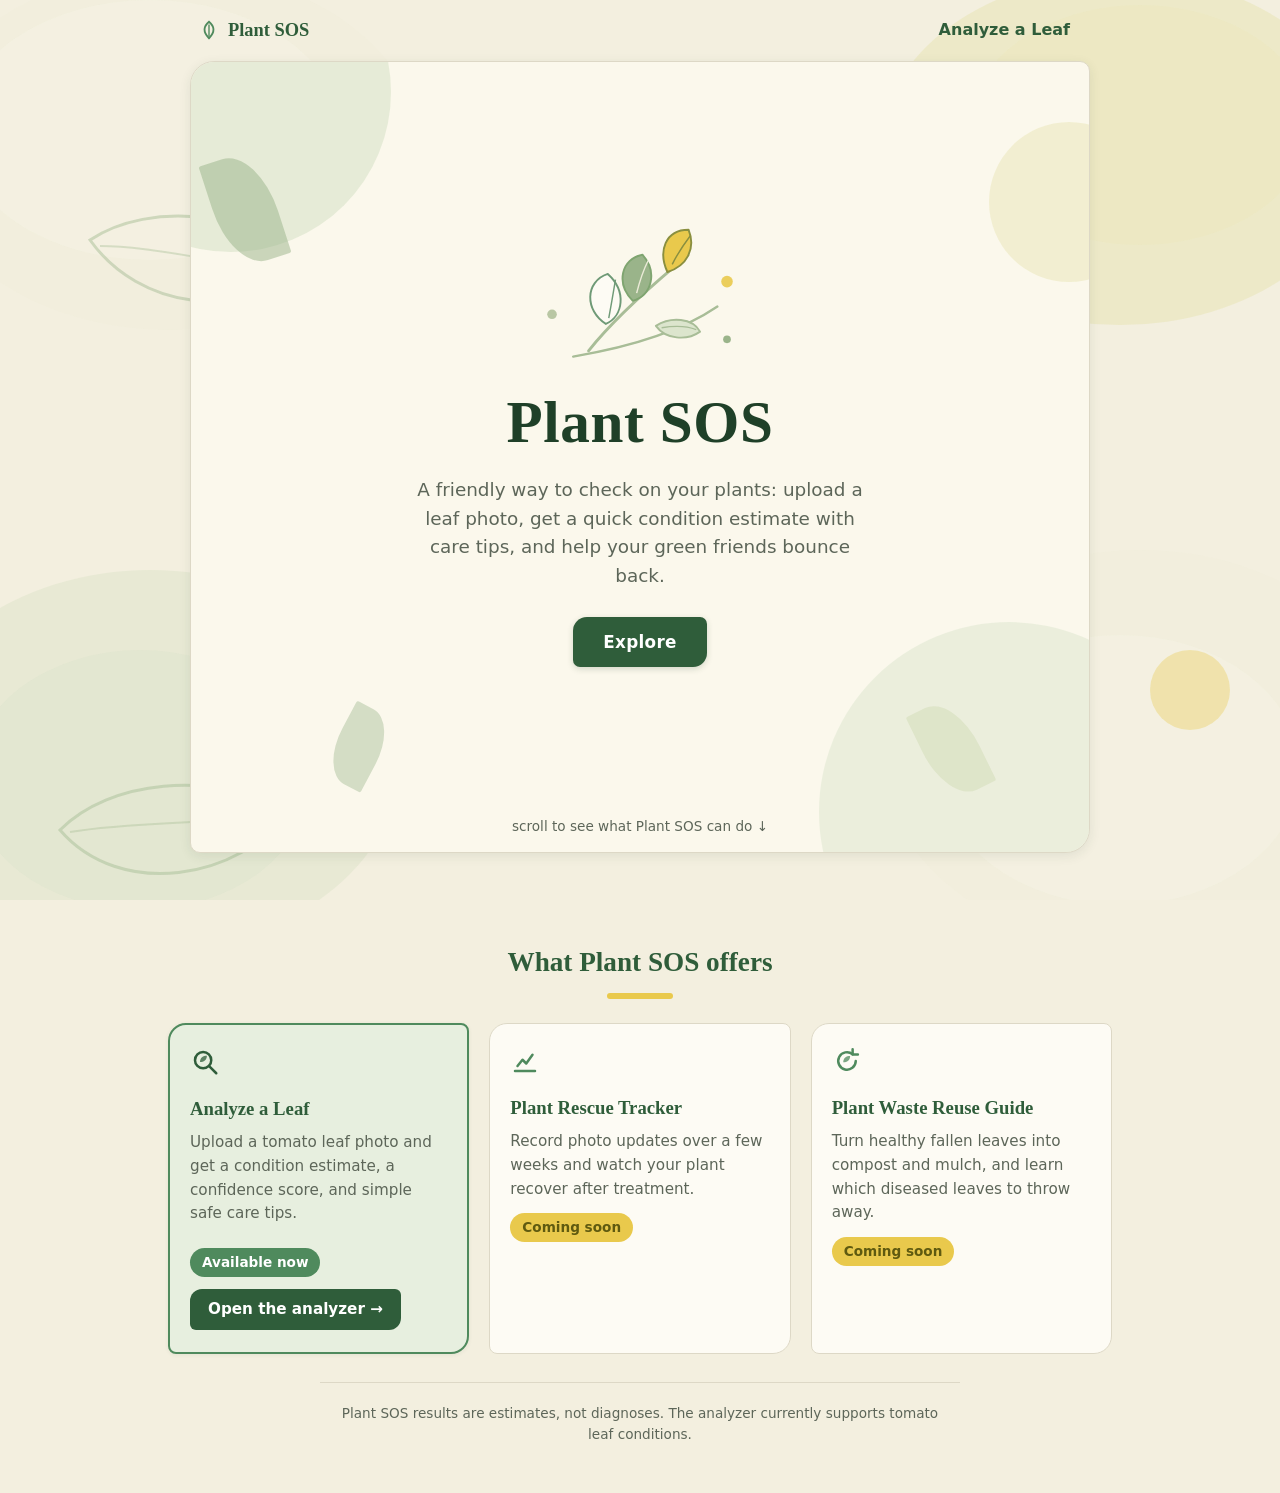
<file: frontend/index.html>
<!DOCTYPE html>
<html lang="en">
<head>
  <meta charset="UTF-8">
  <meta name="viewport" content="width=device-width, initial-scale=1.0">
  <title>Plant SOS</title>
  <link rel="stylesheet" href="styles.css">
</head>
<body>
  <header class="topbar">
    <a class="brand" href="index.html">
      <svg class="brand-leaf" viewBox="0 0 24 24" width="22" height="22" aria-hidden="true" focusable="false">
        <path d="M12 3 C 6 8 5 14 12 21 C 19 14 18 8 12 3 Z" fill="none" stroke="currentColor" stroke-width="2"/>
        <path d="M12 6 V 19" stroke="currentColor" stroke-width="1.5"/>
      </svg>
      <span>Plant SOS</span>
    </a>
    <nav class="topbar-nav">
      <a class="topbar-link" href="analyze.html">Analyze a Leaf</a>
    </nav>
  </header>

  <section class="hero">
    <div class="hero-decor" aria-hidden="true">
      <span class="blob blob-a"></span>
      <span class="blob blob-b"></span>
      <span class="blob blob-c"></span>
      <span class="leaf-shape leaf-a"></span>
      <span class="leaf-shape leaf-b"></span>
      <span class="leaf-shape leaf-c"></span>
    </div>
    <div class="hero-inner">
      <svg class="sprig hero-sprig sway" viewBox="1.5 0 260 150" aria-hidden="true" focusable="false">
        <path d="M62 140 C 110 132 168 118 212 88" fill="none" stroke="#a8bd97" stroke-width="2.5" stroke-linecap="round"/>
        <path d="M78 134 C 102 104 130 78 168 46" fill="none" stroke="#a8bd97" stroke-width="3" stroke-linecap="round"/>
        <path d="M96 106 C 74 92 74 62 98 54 C 118 72 114 98 96 106 Z" fill="#fdfbf4" stroke="#6f9a77" stroke-width="2" stroke-linejoin="round"/>
        <path d="M99 100 C 102 84 104 72 106 60" fill="none" stroke="#6f9a77" stroke-width="1.5"/>
        <path d="M124 82 C 106 64 112 38 134 34 C 150 52 144 76 124 82 Z" fill="#9ab48a" stroke="#7fa570" stroke-width="2" stroke-linejoin="round"/>
        <path d="M128 74 C 132 58 136 48 140 40" fill="none" stroke="#f3efdf" stroke-width="1.5" opacity="0.9"/>
        <path d="M160 52 C 150 30 158 8 182 8 C 190 28 180 46 160 52 Z" fill="#e9c94c" stroke="#8a8f3f" stroke-width="2" stroke-linejoin="round"/>
        <path d="M165 44 C 172 30 178 22 184 14" fill="none" stroke="#8a8f3f" stroke-width="1.5"/>
        <path d="M148 108 C 164 98 186 100 194 114 C 180 124 158 122 148 108 Z" fill="#dce5cd" stroke="#a8bd97" stroke-width="2" stroke-linejoin="round"/>
        <path d="M154 110 C 166 108 180 108 190 112" fill="none" stroke="#a8bd97" stroke-width="1.5"/>
        <circle cx="222" cy="62" r="6" fill="#e9c94c" opacity="0.9"/>
        <circle cx="40" cy="96" r="5" fill="#b9c7a4"/>
        <circle cx="222" cy="122" r="4" fill="#9ab48a"/>
      </svg>
      <h1 class="hero-title">Plant SOS</h1>
      <p class="hero-tagline">A friendly way to check on your plants: upload a leaf photo, get a quick condition estimate with care tips, and help your green friends bounce back.</p>
      <a class="btn" href="#features">Explore</a>
    </div>
    <span class="hero-hint" aria-hidden="true">scroll to see what Plant SOS can do <span class="hero-hint-arrow">&#8595;</span></span>
  </section>

  <main>
    <section id="features" class="features">
      <h2>What Plant SOS offers</h2>
      <div class="cards">
        <a class="card card-live" href="analyze.html">
          <svg class="card-icon" viewBox="0 0 24 24" width="30" height="30" aria-hidden="true" focusable="false">
            <circle cx="10.5" cy="10.5" r="6.5" fill="none" stroke="currentColor" stroke-width="2"/>
            <path d="M15.5 15.5 L 21 21" stroke="currentColor" stroke-width="2" stroke-linecap="round"/>
            <path d="M8 12 C 8 8.5 10.5 7 13.5 7 C 13.5 10.5 11 12 8 12 Z" fill="currentColor" opacity="0.75"/>
          </svg>
          <h3>Analyze a Leaf</h3>
          <p>Upload a tomato leaf photo and get a condition estimate, a confidence score, and simple safe care tips.</p>
          <span class="badge badge-live">Available now</span>
          <span class="card-cta">Open the analyzer &#8594;</span>
        </a>

        <article class="card card-soon">
          <svg class="card-icon" viewBox="0 0 24 24" width="30" height="30" aria-hidden="true" focusable="false">
            <path d="M4 20h16" stroke="currentColor" stroke-width="2" stroke-linecap="round"/>
            <path d="M6 16l4-5 3 3 5-7" fill="none" stroke="currentColor" stroke-width="2" stroke-linecap="round" stroke-linejoin="round"/>
          </svg>
          <h3>Plant Rescue Tracker</h3>
          <p>Record photo updates over a few weeks and watch your plant recover after treatment.</p>
          <span class="badge">Coming soon</span>
        </article>

        <article class="card card-soon">
          <svg class="card-icon" viewBox="0 0 24 24" width="30" height="30" aria-hidden="true" focusable="false">
            <path d="M19 12a7 7 0 1 1-2.5-5.4" fill="none" stroke="currentColor" stroke-width="2" stroke-linecap="round"/>
            <path d="M16.5 2.5v4.2h4.2" fill="none" stroke="currentColor" stroke-width="2" stroke-linecap="round" stroke-linejoin="round"/>
            <path d="M9 13 C 9 9.5 11.5 8 14.5 8 C 14.5 11.5 12 13 9 13 Z" fill="currentColor" opacity="0.75"/>
          </svg>
          <h3>Plant Waste Reuse Guide</h3>
          <p>Turn healthy fallen leaves into compost and mulch, and learn which diseased leaves to throw away.</p>
          <span class="badge">Coming soon</span>
        </article>
      </div>
    </section>
  </main>

  <footer class="site-footer">
    <p>Plant SOS results are estimates, not diagnoses. The analyzer currently supports tomato leaf conditions.</p>
  </footer>
</body>
</html>
</file>
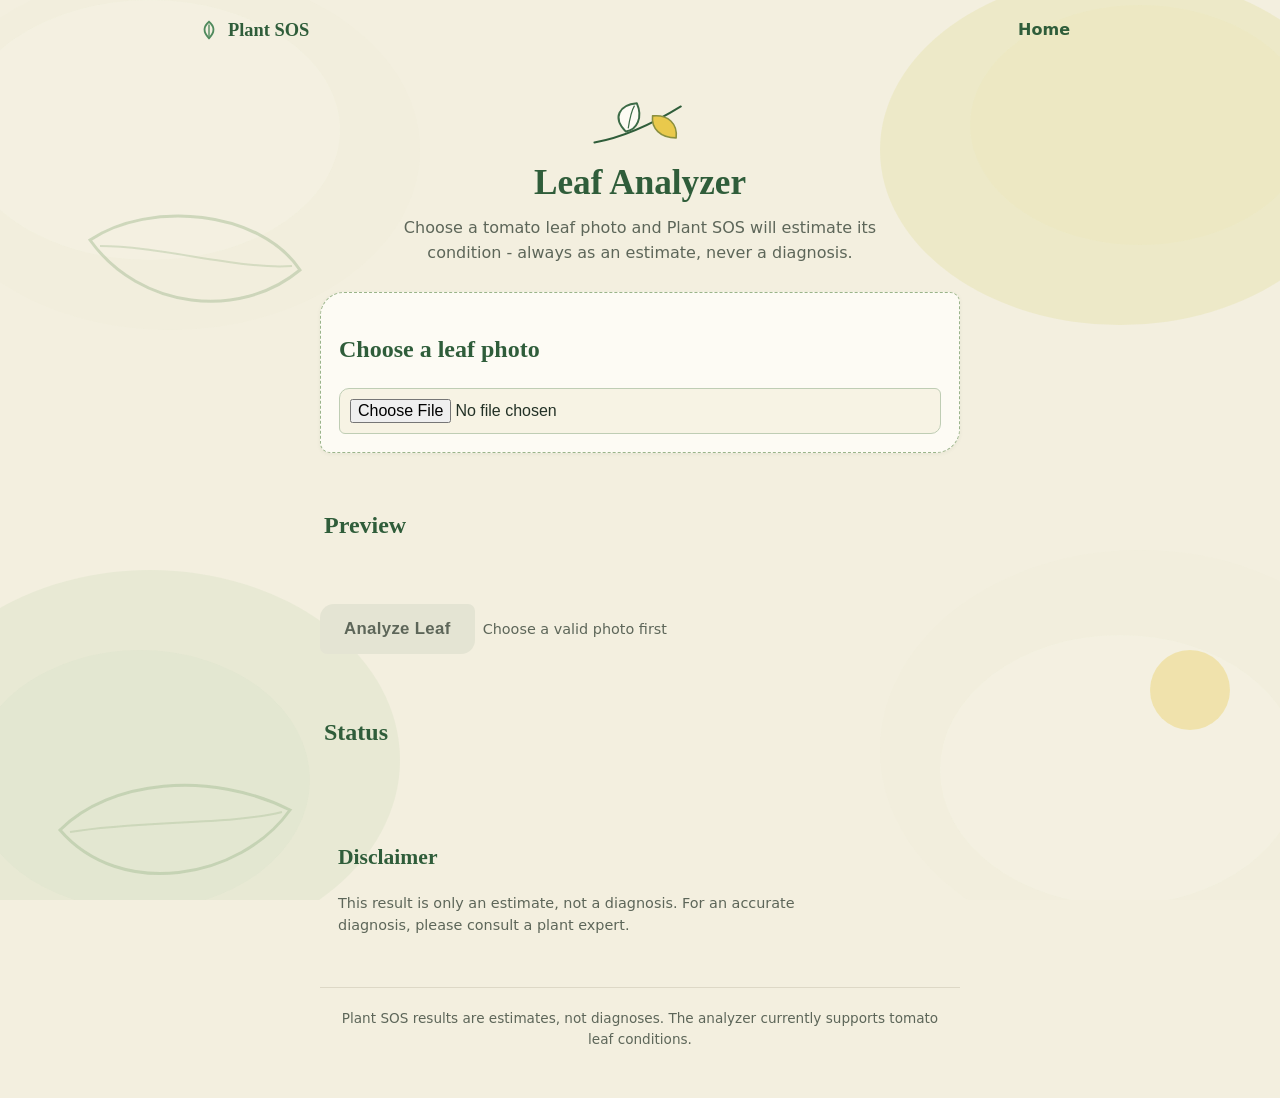
<file: frontend/analyze.html>
<!DOCTYPE html>
<html lang="en">
<head>
  <meta charset="UTF-8">
  <meta name="viewport" content="width=device-width, initial-scale=1.0">
  <title>Leaf Analyzer - Plant SOS</title>
  <link rel="stylesheet" href="styles.css">
  <script src="app.js" defer></script>
</head>
<body>
  <header class="topbar">
    <a class="brand" href="index.html">
      <svg class="brand-leaf" viewBox="0 0 24 24" width="22" height="22" aria-hidden="true" focusable="false">
        <path d="M12 3 C 6 8 5 14 12 21 C 19 14 18 8 12 3 Z" fill="none" stroke="currentColor" stroke-width="2"/>
        <path d="M12 6 V 19" stroke="currentColor" stroke-width="1.5"/>
      </svg>
      <span>Plant SOS</span>
    </a>
    <nav class="topbar-nav">
      <a class="topbar-link" href="index.html">Home</a>
    </nav>
  </header>

  <main class="analyzer">
    <section class="pagehead">
      <svg class="sprig sway" viewBox="0 0 140 70" width="110" height="55" aria-hidden="true" focusable="false">
        <path d="M12 58 C 45 52 80 38 122 12" fill="none" stroke="#2f5d3a" stroke-width="2.5" stroke-linecap="round"/>
        <path d="M52 44 C 34 26 44 10 66 8 C 74 26 66 42 52 44 Z" fill="var(--card)" stroke="#3c6b47" stroke-width="2.5" stroke-linejoin="round"/>
        <path d="M55 40 C 57 27 60 16 63 11" fill="none" stroke="#3c6b47" stroke-width="1.5"/>
        <path d="M86 24 C 84 40 96 52 116 52 C 118 34 106 22 86 24 Z" fill="#e9c94c" stroke="#8a8f3f" stroke-width="2" stroke-linejoin="round"/>
      </svg>
      <h1>Leaf Analyzer</h1>
      <p class="pagehead-line">Choose a tomato leaf photo and Plant SOS will estimate its condition - always as an estimate, never a diagnosis.</p>
    </section>

    <!-- 1. Upload area -->
    <section id="upload-area">
      <h2>Choose a leaf photo</h2>
      <input type="file" id="photo-input" accept=".jpg,.jpeg,.png">
    </section>

    <!-- 2. Preview area -->
    <section id="preview-area">
      <h2>Preview</h2>
      <img id="preview-image" alt="Selected leaf photo preview" hidden>
      <p id="preview-caption" hidden></p>
      <button type="button" id="remove-photo-button" hidden>Remove photo</button>
    </section>

    <!-- 3. Analyze button -->
    <section id="analyze-area">
      <button type="button" id="analyze-button" disabled>Analyze Leaf</button>
      <span id="analyze-hint">Choose a valid photo first</span>
    </section>

    <!-- 4. Status area -->
    <section id="status-area">
      <h2>Status</h2>
      <p id="status-message"></p>
      <span id="loading-spinner" class="spinner" hidden></span>
    </section>

    <!-- Sample banner shown above the results until the real API replaces it. -->
    <p id="sample-banner" class="sample-banner" hidden>
      SAMPLE RESULT - for layout testing only. Not a real analysis.
    </p>

    <!-- 5. Results area -->
    <section id="results-area" hidden>
      <h2>Results</h2>
      <p>Possible condition: <span id="result-condition">---</span></p>
      <p>Confidence: <span id="result-confidence">---</span></p>
      <div class="confidence-bar">
        <div id="confidence-bar-fill" class="confidence-bar-fill"></div>
      </div>
      <p>Care suggestions:</p>
      <ul id="result-care">
        <li>---</li>
      </ul>
      <p id="results-disclaimer">
        This result is an estimate and may be wrong. It is not a diagnosis.
        For serious problems, ask a plant specialist.
      </p>
    </section>

    <!-- 6. Disclaimer area -->
    <section id="disclaimer-area">
      <h2>Disclaimer</h2>
      <p>This result is only an estimate, not a diagnosis.
         For an accurate diagnosis, please consult a plant expert.</p>
    </section>
  </main>

  <footer class="site-footer">
    <p>Plant SOS results are estimates, not diagnoses. The analyzer currently supports tomato leaf conditions.</p>
  </footer>
</body>
</html>
</file>
<file: frontend/styles.css>
/* Plant SOS — vivid, friendly botanical design shared by the landing page
   and the analyzer page. Layout and responsive behavior live here;
   page behavior lives in app.js. */

/* Safety net: the hidden attribute must always win over any display rule we write. */
[hidden] {
  display: none !important;
}

/* Coordinated palette: rich greens, soft sage, warm cream, sunny-yellow accent. */
:root {
  --page: #f3efdf;
  --card: #fdfbf4;
  --cream: #f7f3e4;
  --card-green: #e7efdf;
  --ink: #233126;
  --ink-soft: #5d6659;
  --sage: #9ab48a;
  --sage-soft: #dce5cd;
  --leaf: #4f8a5d;
  --forest: #2f5d3a;
  --forest-deep: #1f4028;
  --citron: #e9c94c;
  --citron-ink: #5f5a10;
  --line: #ddd8c6;
  --line-green: #bfcdb4;
  --track: #e4e4d3;
  --radius-organic: 24px 10px 24px 10px;
  --radius-soft: 18px 8px 18px 8px;
}

/* ============ Base (both pages) ============ */

* {
  box-sizing: border-box;
}

body {
  margin: 0;
  padding: 0 16px;
  background-color: var(--page);
  color: var(--ink);
  font-family: system-ui, -apple-system, "Segoe UI", Arial, sans-serif;
  font-size: 16px;
  line-height: 1.55;
  overflow-wrap: anywhere;
}

h1, h2 {
  font-family: Georgia, "Times New Roman", serif;
  color: var(--forest);
}

p {
  margin: 8px 0;
}

a {
  color: var(--forest);
}

/* Gentle botanical washes pinned to the outer corners, behind all content.
   Shared by the landing page and the analyzer page. The center stays calm. */
body::before,
body::after {
  content: "";
  position: fixed;
  left: 0;
  right: 0;
  z-index: -1;
  pointer-events: none;
}

body::before {
  top: 0;
  height: 420px;
  background:
    url("data:image/svg+xml,%3Csvg%20xmlns='http://www.w3.org/2000/svg'%20viewBox='0%200%20480%20420'%3E%3Cellipse%20cx='170'%20cy='150'%20rx='250'%20ry='180'%20fill='%23f0edda'%20opacity='0.4'/%3E%3Cellipse%20cx='150'%20cy='130'%20rx='190'%20ry='130'%20fill='%23f6f3e6'%20opacity='0.5'/%3E%3Cpath%20d='M90,240C150,200,260,210,300,270C240,320,140,310,90,240Z'%20fill='none'%20stroke='%23a8bd97'%20stroke-width='3'%20opacity='0.5'/%3E%3Cpath%20d='M100,246C160,246,240,270,292,266'%20fill='none'%20stroke='%23a8bd97'%20stroke-width='2'%20opacity='0.4'/%3E%3C/svg%3E") left top / 480px 420px no-repeat,
    url("data:image/svg+xml,%3Csvg%20xmlns='http://www.w3.org/2000/svg'%20viewBox='0%200%20460%20360'%3E%3Cellipse%20cx='300'%20cy='150'%20rx='240'%20ry='175'%20fill='%23e3df9e'%20opacity='0.35'/%3E%3Cellipse%20cx='320'%20cy='125'%20rx='170'%20ry='120'%20fill='%23ece7bc'%20opacity='0.45'/%3E%3C/svg%3E") right top / 460px 360px no-repeat;
}

body::after {
  bottom: 0;
  height: 480px;
  background:
    url("data:image/svg+xml,%3Csvg%20xmlns='http://www.w3.org/2000/svg'%20viewBox='0%200%20480%20460'%3E%3Cellipse%20cx='150'%20cy='320'%20rx='250'%20ry='190'%20fill='%23d3dfc0'%20opacity='0.35'/%3E%3Cellipse%20cx='140'%20cy='340'%20rx='170'%20ry='130'%20fill='%23dde4cd'%20opacity='0.5'/%3E%3Cpath%20d='M60,390C110,340,210,330,290,370C240,440,120,460,60,390Z'%20fill='none'%20stroke='%23a8bd97'%20stroke-width='3'%20opacity='0.5'/%3E%3Cpath%20d='M70,392C140,380,230,385,282,372'%20fill='none'%20stroke='%23a8bd97'%20stroke-width='2'%20opacity='0.4'/%3E%3C/svg%3E") left bottom / 480px 460px no-repeat,
    url("data:image/svg+xml,%3Csvg%20xmlns='http://www.w3.org/2000/svg'%20viewBox='0%200%20520%20480'%3E%3Cellipse%20cx='380'%20cy='330'%20rx='260'%20ry='200'%20fill='%23f0edda'%20opacity='0.4'/%3E%3Cellipse%20cx='360'%20cy='350'%20rx='180'%20ry='135'%20fill='%23f6f3e6'%20opacity='0.5'/%3E%3Ccircle%20cx='430'%20cy='270'%20r='40'%20fill='%23e9c94c'%20opacity='0.35'/%3E%3C/svg%3E") right bottom / 520px 480px no-repeat;
}

/* ============ Top bar (both pages) ============ */

.topbar {
  position: relative;
  z-index: 10;
  display: flex;
  align-items: center;
  justify-content: space-between;
  gap: 12px;
  max-width: 900px;
  margin: 0 auto;
  padding: 14px 4px;
}

.brand {
  display: inline-flex;
  align-items: center;
  gap: 8px;
  font-family: Georgia, "Times New Roman", serif;
  font-weight: 600;
  font-size: 1.15rem;
  color: var(--forest);
  text-decoration: none;
}

.brand-leaf {
  color: var(--leaf);
}

.topbar-link {
  color: var(--forest);
  font-weight: 600;
  text-decoration: none;
  padding: 8px 12px;
  border-radius: 10px 5px 10px 5px;
}

.topbar-link:hover {
  background-color: var(--sage-soft);
}

.topbar-link:focus-visible {
  outline: 2px solid var(--forest);
  outline-offset: 2px;
}

/* ============ Landing page: hero ============ */

.hero {
  position: relative;
  max-width: 900px;
  margin: 0 auto 48px;
  min-height: 86svh;
  display: flex;
  flex-direction: column;
  align-items: center;
  justify-content: center;
  text-align: center;
  padding: 40px 20px 64px;
  background-color: #fbf8ec;
  border: 1px solid var(--line);
  border-radius: var(--radius-organic);
  overflow: hidden;
  box-shadow: 0 3px 12px rgba(31, 64, 40, 0.09);
}

/* Layered organic shapes: soft blobs plus CSS leaf silhouettes. */
.hero-decor > * {
  position: absolute;
  pointer-events: none;
}

.blob {
  border-radius: 50%;
}

.blob-a {
  top: -130px;
  left: -120px;
  width: 320px;
  height: 320px;
  background-color: var(--sage-soft);
  opacity: 0.65;
}

.blob-b {
  bottom: -150px;
  right: -110px;
  width: 380px;
  height: 380px;
  background-color: var(--sage-soft);
  opacity: 0.5;
}

.blob-c {
  top: 60px;
  right: -60px;
  width: 160px;
  height: 160px;
  background-color: #ece7bc;
  opacity: 0.55;
}

.leaf-shape {
  border-radius: 2px 60% 2px 60%;
  height: 110px;
  width: 62px;
  opacity: 0.5;
}

.leaf-a {
  top: 90px;
  left: 40px;
  background-color: var(--sage);
  transform: rotate(-18deg);
  transform-origin: bottom center;
}

.leaf-b {
  bottom: 70px;
  left: 14%;
  background-color: var(--sage);
  height: 80px;
  width: 46px;
  opacity: 0.4;
  transform: rotate(28deg);
  transform-origin: bottom center;
}

.leaf-c {
  bottom: 60px;
  right: 10%;
  background-color: #cfd9b2;
  height: 96px;
  width: 54px;
  opacity: 0.45;
  transform: rotate(-26deg);
  transform-origin: bottom center;
}

.sprig {
  display: block;
  margin: 0 auto 4px;
}

/* The landing hero's botanical illustration: a gentle accent above the title.
   Bottom margin tuned so the sprig connects to the title without crowding it. */
.hero-sprig {
  width: clamp(190px, 27vw, 250px);
  height: auto;
  margin: 0 auto 10px;
}

.hero-inner {
  position: relative;
  max-width: 46ch;
  padding: 0 8px;
}

.hero-title {
  margin: 4px 0;
  font-size: clamp(2.7rem, 7.5vw, 3.7rem);
  font-weight: 600;
  letter-spacing: 0.01em;
  color: var(--forest-deep);
}

.hero-tagline {
  color: var(--ink-soft);
  font-size: 1.05rem;
}

/* Primary call to action (Explore on the landing, Analyze Leaf on the analyzer). */
.btn {
  display: inline-block;
  margin-top: 18px;
  min-height: 48px;
  padding: 12px 30px;
  font-size: 1.05rem;
  font-weight: 600;
  letter-spacing: 0.02em;
  background-color: var(--forest);
  color: #ffffff;
  border: none;
  border-radius: 14px 7px 14px 7px;
  box-shadow: 0 2px 6px rgba(31, 64, 40, 0.18);
  cursor: pointer;
  text-decoration: none;
  transition: background-color 0.15s ease;
}

.btn:hover {
  background-color: var(--leaf);
}

.btn:focus-visible {
  outline: 2px solid var(--forest-deep);
  outline-offset: 2px;
}

.hero-hint {
  position: absolute;
  bottom: 14px;
  left: 0;
  right: 0;
  color: var(--ink-soft);
  font-size: 0.85rem;
}

.hero-hint-arrow {
  display: inline-block;
  animation: dip 2.2s ease-in-out infinite;
}

/* ============ Landing page: feature cards ============ */

main {
  max-width: 960px;
  margin: 0 auto;
}

.features {
  padding: 40px 8px 8px;
  text-align: center;
}

.features h2 {
  margin: 0 0 24px;
  font-size: 1.7rem;
}

/* Citron echo under the section heading, mirroring the hero flourish. */
.features h2::after {
  content: "";
  display: block;
  width: 66px;
  height: 6px;
  margin: 10px auto 0;
  border-radius: 999px;
  background-color: var(--citron);
}

.cards {
  display: grid;
  grid-template-columns: repeat(auto-fit, minmax(250px, 1fr));
  gap: 20px;
  text-align: left;
}

.card {
  display: block;
  padding: 22px 20px;
  background-color: var(--card);
  border: 1px solid var(--line-green);
  border-radius: var(--radius-soft);
  box-shadow: 0 1px 4px rgba(31, 64, 40, 0.07);
  text-decoration: none;
  color: var(--ink);
}

.card h3 {
  margin: 10px 0 6px;
  font-family: Georgia, "Times New Roman", serif;
  color: var(--forest);
}

.card p {
  color: var(--ink-soft);
  font-size: 0.95rem;
}

.card-icon {
  color: var(--leaf);
}

/* The one live card invites a click: green-tinted, thicker border, filled action. */
.card-live {
  background-color: var(--card-green);
  border: 2px solid var(--leaf);
}

.card-live .card-icon {
  color: var(--forest);
}

.card-cta {
  display: inline-block;
  margin-top: 12px;
  padding: 9px 18px;
  font-size: 0.95rem;
  font-weight: 600;
  color: #ffffff;
  background-color: var(--forest);
  border-radius: 12px 6px 12px 6px;
  transition: background-color 0.15s ease;
}

/* A green pill mirrors the yellow "Coming soon" pills for instant contrast.
   Scoped to .card so it beats the generic .badge rule regardless of order. */
.card .badge-live {
  background-color: var(--leaf);
  color: #ffffff;
  margin-top: 14px;
}

/* Future features are clearly labeled and never look active. */
.badge {
  display: inline-block;
  margin-top: 4px;
  padding: 4px 12px;
  background-color: var(--citron);
  color: var(--citron-ink);
  font-size: 0.85rem;
  font-weight: 600;
  border-radius: 999px;
}

.card-soon {
  border-style: solid;
  border-color: var(--line);
  box-shadow: none;
}

/* ============ Analyzer page ============ */

.analyzer {
  max-width: 640px;
  margin: 0 auto 24px;
}

.pagehead {
  text-align: center;
  padding: 16px 8px 6px;
  margin-bottom: 16px;
}

.pagehead h1 {
  font-size: 2rem;
  margin: 4px 0;
}

.pagehead-line {
  color: var(--ink-soft);
  max-width: 48ch;
  margin: 6px auto 0;
}

section {
  margin: 20px 0;
  padding: 18px;
}

#upload-area {
  background-color: var(--card);
  border: 1.5px dashed var(--sage);
  border-radius: var(--radius-organic);
  box-shadow: 0 1px 4px rgba(31, 64, 40, 0.06);
}

#photo-input {
  width: 100%;
  min-height: 46px;
  padding: 10px;
  font-size: 1rem;
  color: var(--ink);
  background-color: var(--cream);
  border: 1px solid var(--line-green);
  border-radius: 10px 6px 10px 6px;
  accent-color: var(--forest);
  cursor: pointer;
}

#preview-area,
#status-area {
  padding: 14px 4px;
}

#preview-image {
  display: block;
  max-width: 100%;
  height: auto;
  padding: 4px;
  background-color: #ffffff;
  border: 1px solid var(--line-green);
  border-radius: 10px 5px 10px 5px;
  box-shadow: 0 2px 6px rgba(31, 64, 40, 0.12);
}

#preview-caption,
#analyze-hint {
  color: var(--ink-soft);
  font-size: 0.9rem;
  word-break: break-word;
}

#analyze-area {
  padding: 6px 0;
  display: flex;
  flex-direction: column;
  gap: 8px;
}

#analyze-button {
  width: 100%;
  min-height: 50px;
  padding: 12px 24px;
  font-size: 1.05rem;
  font-weight: 600;
  letter-spacing: 0.02em;
  background-color: var(--forest);
  color: #ffffff;
  border: none;
  border-radius: 14px 7px 14px 7px;
  cursor: pointer;
  box-shadow: 0 2px 5px rgba(31, 64, 40, 0.20);
  transition: background-color 0.15s ease;
}

#analyze-button:hover:not(:disabled) {
  background-color: var(--leaf);
}

#analyze-button:disabled {
  background-color: var(--track);
  color: var(--ink-soft);
  cursor: not-allowed;
  box-shadow: none;
}

#remove-photo-button {
  padding: 8px 14px;
  min-height: 42px;
  align-self: flex-start;
  font-size: 0.95rem;
  background-color: transparent;
  color: var(--ink-soft);
  border: 1px solid var(--line-green);
  border-radius: 10px 5px 10px 5px;
  cursor: pointer;
}

#remove-photo-button:hover {
  color: var(--ink);
  border-color: var(--sage);
}

#analyze-button:focus-visible,
#photo-input:focus-visible {
  outline: 2px solid var(--forest);
  outline-offset: 2px;
}

#remove-photo-button:focus-visible,
.topbar-link:focus-visible,
.card-live:focus-visible {
  outline: 2px solid var(--ink-soft);
  outline-offset: 2px;
}

/* Loading spinner, unobtrusive. */
.spinner {
  display: inline-block;
  width: 14px;
  height: 14px;
  border: 3px solid var(--track);
  border-top-color: var(--leaf);
  border-radius: 50%;
  animation: spin 0.9s linear infinite;
  vertical-align: middle;
}

@keyframes spin {
  to {
    transform: rotate(360deg);
  }
}

/* The sample banner: sunny yellow, clearly labeled, not overwhelming. */
#sample-banner {
  margin: 24px 0 8px;
  padding: 10px 14px;
  background-color: var(--cream);
  border: 1px solid var(--citron);
  border-left: 4px solid var(--citron);
  border-radius: 12px 6px 12px 6px;
  color: var(--citron-ink);
  font-size: 0.95rem;
  font-weight: 600;
  letter-spacing: 0.02em;
}

#results-area {
  margin-top: 8px;
  background-color: var(--card-green);
  border: 1px solid var(--line-green);
  border-radius: var(--radius-soft);
  box-shadow: 0 1px 4px rgba(31, 64, 40, 0.06);
}

#result-condition {
  font-weight: 600;
  color: var(--forest);
}

.confidence-bar {
  width: 260px;
  max-width: 100%;
  height: 12px;
  margin: 6px 0 12px;
  background-color: #ffffff;
  border: 1px solid var(--line-green);
  border-radius: 7px;
  overflow: hidden;
}

.confidence-bar-fill {
  width: 0%;
  height: 100%;
  background-color: var(--leaf);
}

#result-care {
  margin: 4px 0 14px;
  padding-left: 24px;
}

#result-care li {
  margin: 8px 0;
}

#result-care li::marker {
  color: var(--leaf);
  font-size: 1.05em;
}

#results-disclaimer {
  color: var(--ink-soft);
  font-size: 0.9rem;
  border-top: 1px solid var(--line-green);
  padding-top: 10px;
  margin-top: 12px;
}

#disclaimer-area {
  color: var(--ink-soft);
  font-size: 0.9rem;
  max-width: 60ch;
}

.site-footer {
  max-width: 640px;
  margin: 8px auto 28px;
  padding: 12px 8px;
  color: var(--ink-soft);
  font-size: 0.85rem;
  text-align: center;
  border-top: 1px solid var(--line);
}

/* ============ Motion: brief, smooth, non-blocking, motion-aware ============ */

@media (prefers-reduced-motion: no-preference) {
  html {
    scroll-behavior: smooth;
  }

  /* One-time entrance on both pages: quick fade with a small upward drift. */
  .hero-title,
  .hero-tagline,
  .hero .btn,
  .pagehead h1,
  .pagehead-line {
    animation: fade-up 0.45s ease-out both;
  }

  .hero-tagline, .pagehead h1 {
    animation-delay: 0.1s;
  }

  .hero .btn, .pagehead-line {
    animation-delay: 0.2s;
  }

  .features .card {
    animation: fade-up 0.45s ease-out both;
  }

  .features .card:nth-child(2) {
    animation-delay: 0.12s;
  }

  .features .card:nth-child(3) {
    animation-delay: 0.24s;
  }

  /* Gentle leaf sway; decorative only, never moves text or controls. */
  .sway {
    animation: sway 7s ease-in-out infinite alternate;
    transform-origin: bottom center;
  }

  .leaf-shape {
    animation: sway 9s ease-in-out infinite alternate;
  }

  .leaf-b {
    animation-duration: 11s;
  }

  .leaf-c {
    animation-duration: 10s;
  }

  @keyframes sway {
    from {
      transform: rotate(-2.5deg) var(--facing, none) translateY(0);
    }
    to {
      transform: rotate(2.5deg) var(--facing, none) translateY(0);
    }
  }

  .leaf-a { --facing: rotate(-18deg); }
  .leaf-b { --facing: rotate(28deg) scale(0.73); }
  .leaf-c { --facing: rotate(-26deg) scale(0.87); }

  /* Scroll hint dip is tiny and slow on purpose. */
  @keyframes dip {
    0%, 100% {
      transform: translateY(0);
    }
    50% {
      transform: translateY(3px);
    }
  }

  /* Small hover lift only for the live card. */
  .card-live:hover {
    transform: translateY(-3px);
    box-shadow: 0 4px 10px rgba(31, 64, 40, 0.12);
    transition: transform 0.15s ease, box-shadow 0.15s ease;
  }
}

/* ============ Wider screens breathe a little more ============ */

@media (min-width: 700px) {
  .topbar {
    padding: 16px 8px;
  }

  .hero {
    min-height: 88svh;
  }

  .hero-tagline {
    font-size: 1.15rem;
  }

  .pagehead h1 {
    font-size: 2.2rem;
  }

  #analyze-area {
    flex-direction: row;
    align-items: center;
    flex-wrap: wrap;
  }

  #analyze-button {
    width: auto;
  }
}
</file>
